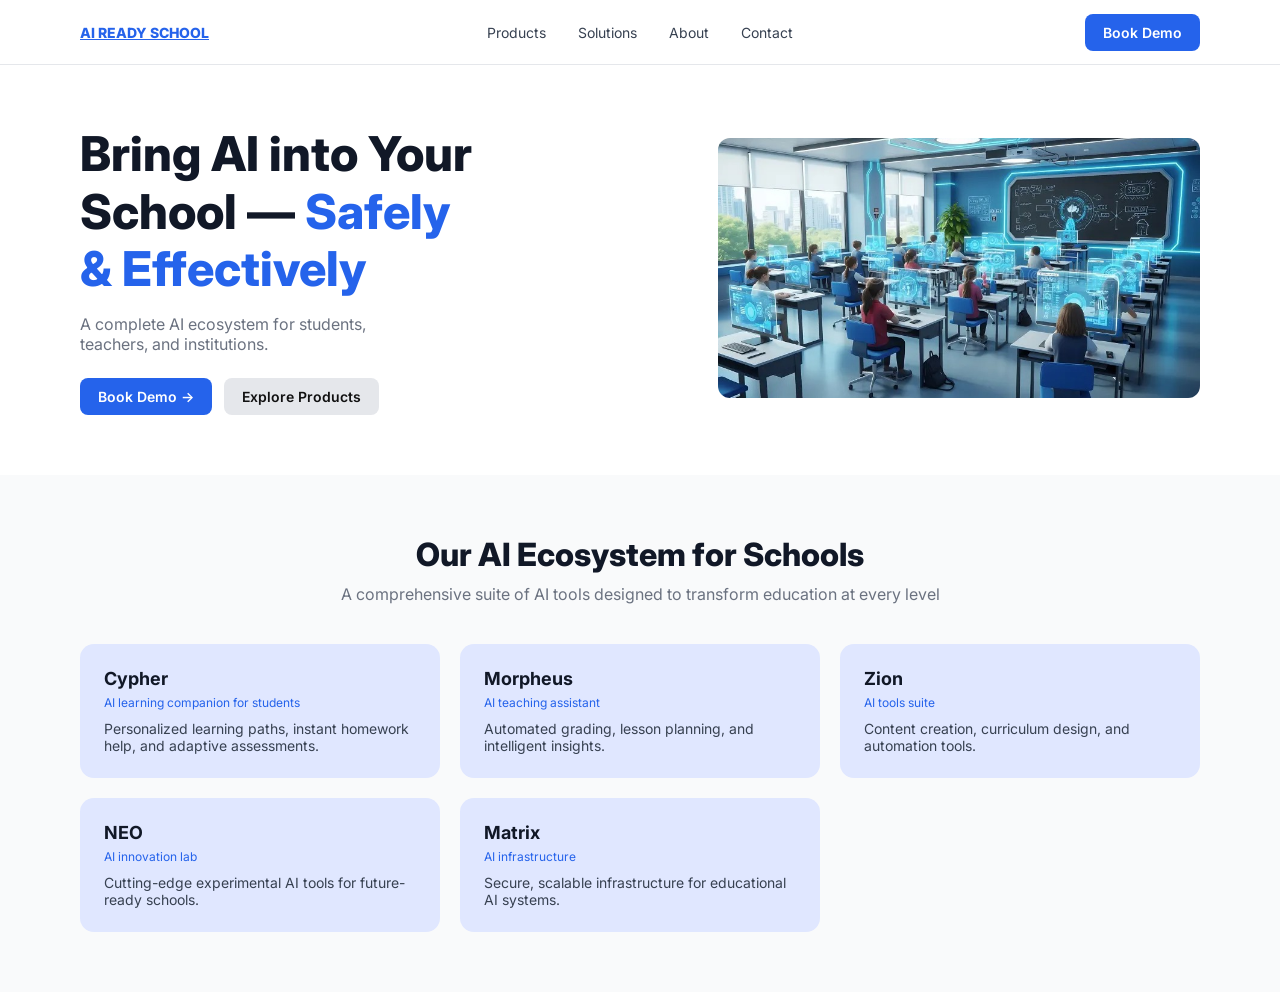
<file: index.html>
<!DOCTYPE html>
<html lang="en">
<head>
  <meta charset="UTF-8" />
  <meta name="viewport" content="width=device-width, initial-scale=1.0"/>
  <title>AI Ready School</title>

  <link href="https://fonts.googleapis.com/css2?family=Inter:wght@400;500;600;700;800&display=swap" rel="stylesheet">
  <link rel="stylesheet" href="aischool.css" />
</head>
<body>

  
  <nav class="navbar">
    <div class="nav-container">
      <a href="#" class="nav-logo">AI READY SCHOOL</a>

      <ul class="nav-links">
        <li><a href="#">Products</a></li>
        <li><a href="#">Solutions</a></li>
        <li><a href="#">About</a></li>
        <li><a href="#">Contact</a></li>
      </ul>

      <a href="#" class="btn btn-primary nav-cta">Book Demo</a>
    </div>
  </nav>

  
  <section class="hero">
    <div class="hero-container">

      <div class="hero-content">
        <h1 class="hero-title">
          Bring AI into Your<br>
          School — <span class="hero-highlight">Safely<br>& Effectively</span>
        </h1>

        <p class="hero-subtitle">
          A complete AI ecosystem for students,<br>
          teachers, and institutions.
        </p>

        <div class="hero-actions">
          <a href="#" class="btn btn-primary">Book Demo →</a>
          <a href="#" class="btn btn-secondary">Explore Products</a>
        </div>
      </div>

      <div class="hero-image-wrap">
        
        <img src="img.jpeg" class="hero-image" />
      </div>

    </div>
  </section>

  
  <section class="ecosystem">
    <div class="ecosystem-container">

      <h2 class="section-title">Our AI Ecosystem for Schools</h2>
      <p class="section-subtitle">
        A comprehensive suite of AI tools designed to transform education at every level
      </p>

      <div class="products-grid">

        <div class="product-card">
          <h3>Cypher</h3>
          <p class="tag">AI learning companion for students</p>
          <p>Personalized learning paths, instant homework help, and adaptive assessments.</p>
        </div>

        <div class="product-card">
          <h3>Morpheus</h3>
          <p class="tag">AI teaching assistant</p>
          <p>Automated grading, lesson planning, and intelligent insights.</p>
        </div>

        <div class="product-card">
          <h3>Zion</h3>
          <p class="tag">AI tools suite</p>
          <p>Content creation, curriculum design, and automation tools.</p>
        </div>

        <div class="product-card">
          <h3>NEO</h3>
          <p class="tag">AI innovation lab</p>
          <p>Cutting-edge experimental AI tools for future-ready schools.</p>
        </div>

        <div class="product-card">
          <h3>Matrix</h3>
          <p class="tag">AI infrastructure</p>
          <p>Secure, scalable infrastructure for educational AI systems.</p>
        </div>

      </div>

    </div>
  </section>

</body>
</html>
</file>
<file: aischool.css>
:root {
  --primary: #2563EB;
  --text: #111827;
  --muted: #6B7280;
  --bg: #ffffff;
  --soft: #F3F4F6;

  --font: 'Inter', sans-serif;
}

* {
  margin: 0;
  padding: 0;
  box-sizing: border-box;
}

body {
  font-family: var(--font);
  background: var(--bg);
  color: var(--text);
}


.navbar {
  border-bottom: 1px solid #e5e7eb;
  background: white;
}

.nav-container {
  max-width: 1200px;
  margin: auto;
  padding: 0 40px;
  height: 64px;

  display: grid;
  grid-template-columns: 1fr auto 1fr;
  align-items: center;
}

.nav-logo {
  font-weight: 800;
  font-size: 14px;
  color: var(--primary);
}

.nav-links {
  display: flex;
  gap: 32px;
  justify-self: center;
  list-style: none;
}

.nav-links a {
  text-decoration: none;
  color: #374151;
  font-size: 14px;
}

.nav-cta {
  justify-self: end;
}


.btn {
  padding: 10px 18px;
  border-radius: 8px;
  font-size: 14px;
  text-decoration: none;
  font-weight: 600;
}

.btn-primary {
  background: var(--primary);
  color: white;
}

.btn-secondary {
  background: #e5e7eb;
  color: #111;
}


.hero {
  padding: 60px 80px;
}

.hero-container {
  max-width: 1200px;
  margin: auto;
  display: flex;
  align-items: center;
  gap: 60px;
}

.hero-content {
  flex: 1.2;
}

.hero-title {
  font-size: 48px;
  font-weight: 800;
  line-height: 1.2;
}

.hero-highlight {
  color: var(--primary);
}

.hero-subtitle {
  margin-top: 16px;
  color: var(--muted);
  font-size: 16px;
}

.hero-actions {
  margin-top: 24px;
  display: flex;
  gap: 12px;
}

.hero-image-wrap {
  flex: 1;
}

.hero-image {
  width: 100%;
  height: 260px;
  object-fit: cover;
  border-radius: 12px;
}


.ecosystem {
  background: #f9fafb;
  padding: 60px 80px;
}

.ecosystem-container {
  max-width: 1200px;
  margin: auto;
}

.section-title {
  text-align: center;
  font-size: 32px;
  font-weight: 800;
}

.section-subtitle {
  text-align: center;
  color: var(--muted);
  margin-top: 10px;
  margin-bottom: 40px;
}


.products-grid {
  display: grid;
  grid-template-columns: repeat(3, 1fr);
  gap: 20px;
}

/* CARDS */
.product-card {
  background: #e0e7ff;
  padding: 24px;
  border-radius: 14px;
}

.product-card h3 {
  font-size: 18px;
  margin-bottom: 6px;
}

.product-card .tag {
  font-size: 12px;
  color: #2563eb;
  margin-bottom: 10px;
}

.product-card p {
  font-size: 14px;
  color: #374151;
}

/* Bottom alignment */
.product-card:nth-child(4),
.product-card:nth-child(5) {
  grid-column: span 1;
}


@media (max-width: 900px) {
  .hero-container {
    flex-direction: column;
    text-align: center;
  }

  .products-grid {
    grid-template-columns: 1fr;
  }
}


.btn {
  transition: all 0.25s ease;
}

.btn-primary:hover {
  transform: translateY(-2px) scale(1.02);
  box-shadow: 0 10px 25px rgba(37, 99, 235, 0.25);
}

.btn-secondary:hover {
  transform: translateY(-2px);
  background: #d1d5db;
  box-shadow: 0 6px 18px rgba(0,0,0,0.08);
}


.product-card {
  transition: all 0.3s ease;
  cursor: pointer;
  position: relative;
  overflow: hidden;
}


.product-card:hover {
  transform: translateY(-6px);
  box-shadow: 0 20px 40px rgba(0, 0, 0, 0.08);
  background: #e0e7ff; 
}
}
.product-card::after {
  content: "";
  position: absolute;
  inset: 0;
  border-radius: 14px;
  padding: 1px;
  background: linear-gradient(120deg, transparent, #2563eb, transparent);
  opacity: 0;
  transition: opacity 0.3s ease;
}

.product-card:hover::after {
  opacity: 1;
}
.product-card {
  position: relative;
  overflow: hidden;
}
.nav-links a {
  position: relative;
}

.nav-links a::after {
  content: "";
  position: absolute;
  left: 0;
  bottom: -4px;
  width: 0%;
  height: 2px;
  background: #2563eb;
  transition: width 0.25s ease;
}

.nav-links a:hover::after {
  width: 100%;
}
</file>
